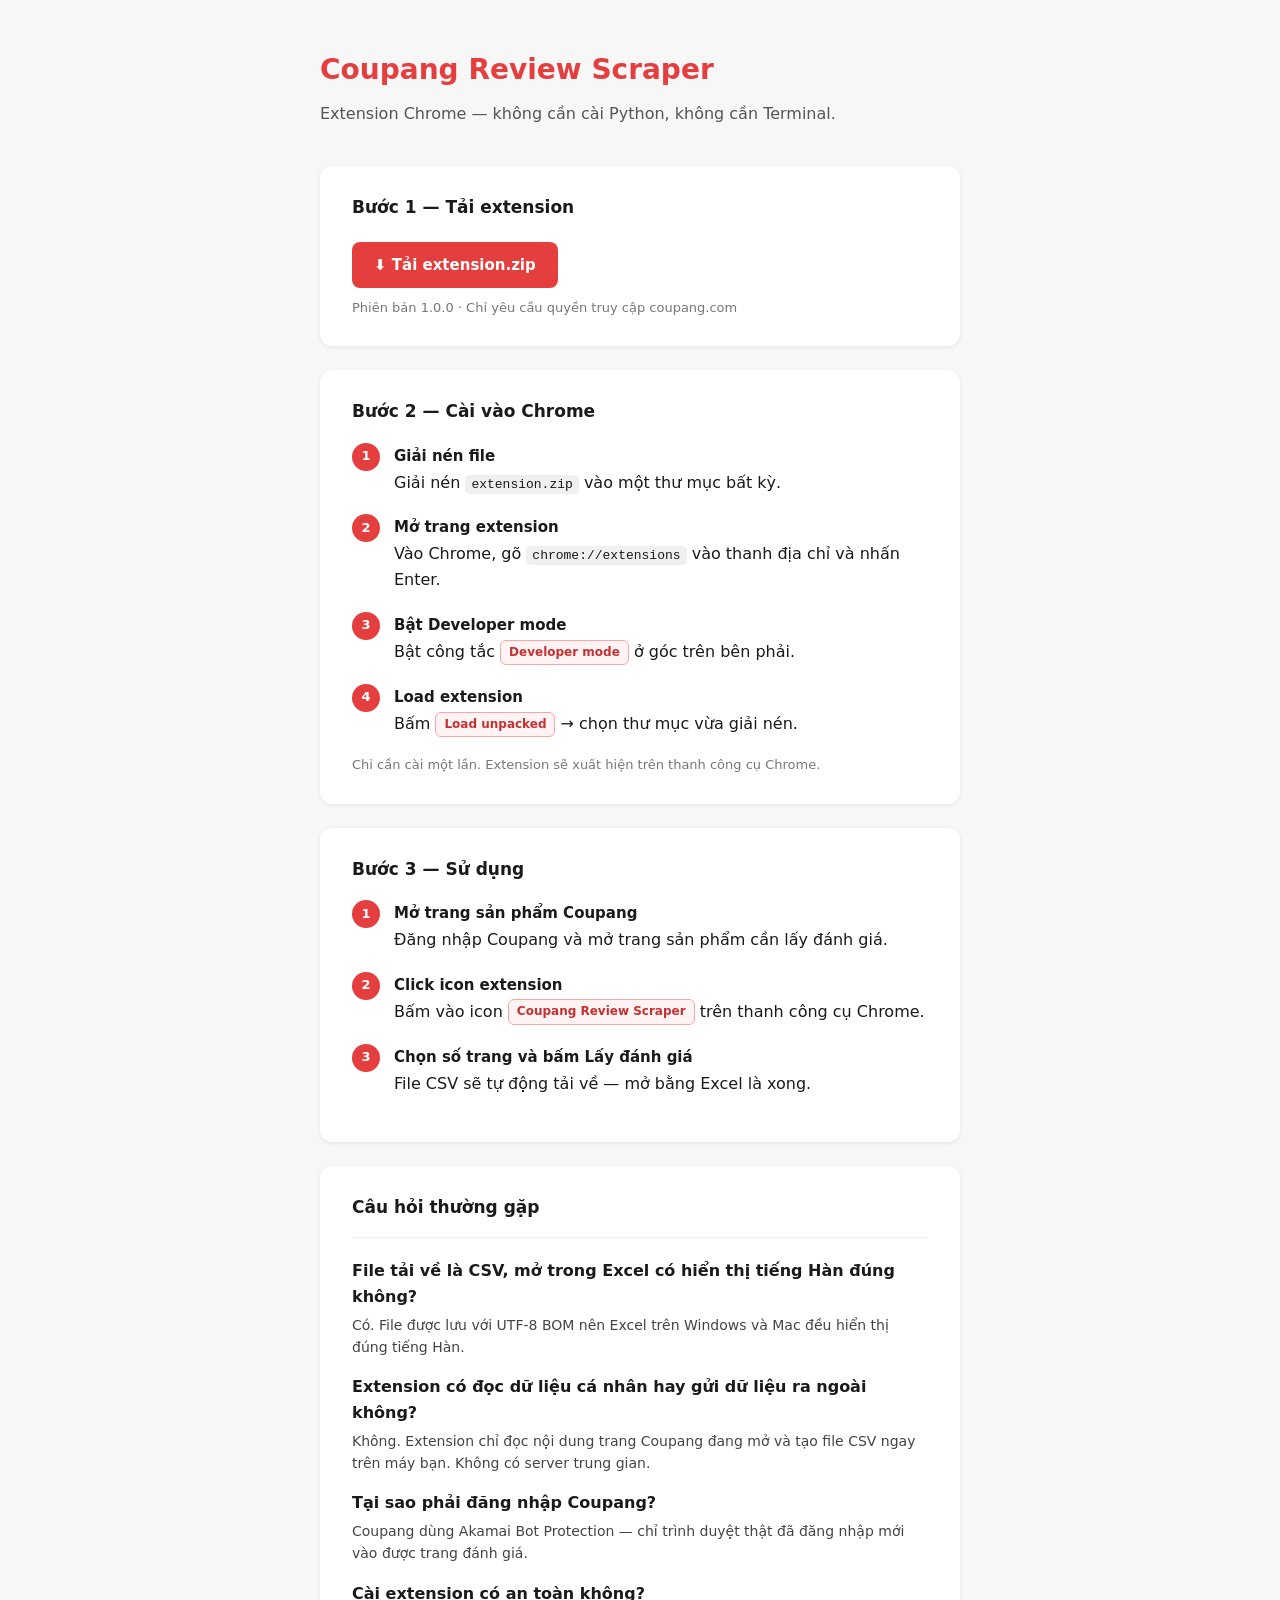
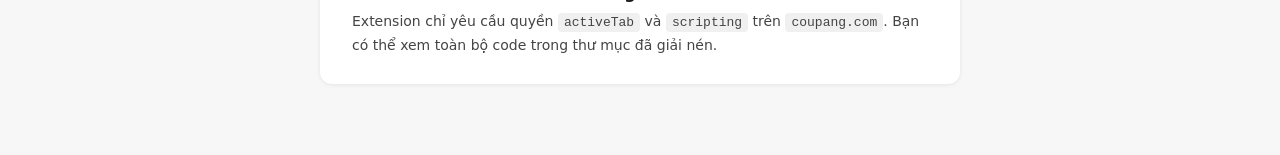
<file: index.html>
<!doctype html>
<html lang="vi">
<head>
  <meta charset="utf-8">
  <meta name="viewport" content="width=device-width, initial-scale=1">
  <title>Coupang Review Scraper</title>
  <style>
    *, *::before, *::after { box-sizing: border-box; margin: 0; padding: 0; }
    body { font-family: system-ui, -apple-system, sans-serif; background: #f7f7f7; color: #1a1a1a; line-height: 1.6; }
    .wrap { max-width: 680px; margin: 0 auto; padding: 48px 20px; }

    h1 { font-size: 28px; font-weight: 700; color: #e53e3e; margin-bottom: 8px; }
    .subtitle { font-size: 16px; color: #555; margin-bottom: 40px; }

    .card { background: white; border-radius: 12px; padding: 28px 32px; margin-bottom: 24px; box-shadow: 0 1px 4px rgba(0,0,0,.08); }
    .card h2 { font-size: 17px; font-weight: 600; margin-bottom: 16px; }

    .steps { counter-reset: step; list-style: none; }
    .steps li { counter-increment: step; display: flex; gap: 14px; margin-bottom: 18px; }
    .steps li::before {
      content: counter(step);
      flex-shrink: 0; width: 28px; height: 28px;
      background: #e53e3e; color: white; border-radius: 50%;
      display: flex; align-items: center; justify-content: center;
      font-size: 13px; font-weight: 700; margin-top: 1px;
    }
    .steps li p { margin-top: 2px; }
    .steps li strong { display: block; font-size: 15px; margin-bottom: 2px; }

    .badge {
      display: inline-block; background: #fff3f3; border: 1px solid #fca5a5;
      color: #c53030; border-radius: 6px; padding: 2px 8px;
      font-size: 12px; font-weight: 600; vertical-align: middle;
    }

    code {
      background: #f0f0f0; border-radius: 4px;
      padding: 2px 6px; font-size: 13px; font-family: monospace;
    }

    .download-btn {
      display: inline-flex; align-items: center; gap: 8px;
      background: #e53e3e; color: white; text-decoration: none;
      padding: 11px 22px; border-radius: 8px; font-size: 15px; font-weight: 600;
      margin-top: 4px; transition: background .15s;
    }
    .download-btn:hover { background: #c53030; }

    .note { font-size: 13px; color: #777; margin-top: 10px; }

    .faq dt { font-weight: 600; margin-top: 16px; }
    .faq dd { color: #444; margin-left: 0; margin-top: 4px; font-size: 14px; }

    hr { border: none; border-top: 1px solid #eee; margin: 4px 0 20px; }
  </style>
</head>
<body>
<div class="wrap">
  <h1>Coupang Review Scraper</h1>
  <p class="subtitle">Extension Chrome — không cần cài Python, không cần Terminal.</p>

  <!-- Download -->
  <div class="card">
    <h2>Bước 1 — Tải extension</h2>
    <a class="download-btn" href="extension.zip" download>
      ⬇ Tải extension.zip
    </a>
    <p class="note">Phiên bản 1.0.0 · Chỉ yêu cầu quyền truy cập coupang.com</p>
  </div>

  <!-- Install -->
  <div class="card">
    <h2>Bước 2 — Cài vào Chrome</h2>
    <ol class="steps">
      <li>
        <p>
          <strong>Giải nén file</strong>
          Giải nén <code>extension.zip</code> vào một thư mục bất kỳ.
        </p>
      </li>
      <li>
        <p>
          <strong>Mở trang extension</strong>
          Vào Chrome, gõ <code>chrome://extensions</code> vào thanh địa chỉ và nhấn Enter.
        </p>
      </li>
      <li>
        <p>
          <strong>Bật Developer mode</strong>
          Bật công tắc <span class="badge">Developer mode</span> ở góc trên bên phải.
        </p>
      </li>
      <li>
        <p>
          <strong>Load extension</strong>
          Bấm <span class="badge">Load unpacked</span> → chọn thư mục vừa giải nén.
        </p>
      </li>
    </ol>
    <p class="note">Chỉ cần cài một lần. Extension sẽ xuất hiện trên thanh công cụ Chrome.</p>
  </div>

  <!-- Use -->
  <div class="card">
    <h2>Bước 3 — Sử dụng</h2>
    <ol class="steps">
      <li>
        <p>
          <strong>Mở trang sản phẩm Coupang</strong>
          Đăng nhập Coupang và mở trang sản phẩm cần lấy đánh giá.
        </p>
      </li>
      <li>
        <p>
          <strong>Click icon extension</strong>
          Bấm vào icon <span class="badge">Coupang Review Scraper</span> trên thanh công cụ Chrome.
        </p>
      </li>
      <li>
        <p>
          <strong>Chọn số trang và bấm Lấy đánh giá</strong>
          File CSV sẽ tự động tải về — mở bằng Excel là xong.
        </p>
      </li>
    </ol>
  </div>

  <!-- FAQ -->
  <div class="card">
    <h2>Câu hỏi thường gặp</h2>
    <hr>
    <dl class="faq">
      <dt>File tải về là CSV, mở trong Excel có hiển thị tiếng Hàn đúng không?</dt>
      <dd>Có. File được lưu với UTF-8 BOM nên Excel trên Windows và Mac đều hiển thị đúng tiếng Hàn.</dd>

      <dt>Extension có đọc dữ liệu cá nhân hay gửi dữ liệu ra ngoài không?</dt>
      <dd>Không. Extension chỉ đọc nội dung trang Coupang đang mở và tạo file CSV ngay trên máy bạn. Không có server trung gian.</dd>

      <dt>Tại sao phải đăng nhập Coupang?</dt>
      <dd>Coupang dùng Akamai Bot Protection — chỉ trình duyệt thật đã đăng nhập mới vào được trang đánh giá.</dd>

      <dt>Cài extension có an toàn không?</dt>
      <dd>Extension chỉ yêu cầu quyền <code>activeTab</code> và <code>scripting</code> trên <code>coupang.com</code>. Bạn có thể xem toàn bộ code trong thư mục đã giải nén.</dd>
    </dl>
  </div>
</div>
</body>
</html>
</file>
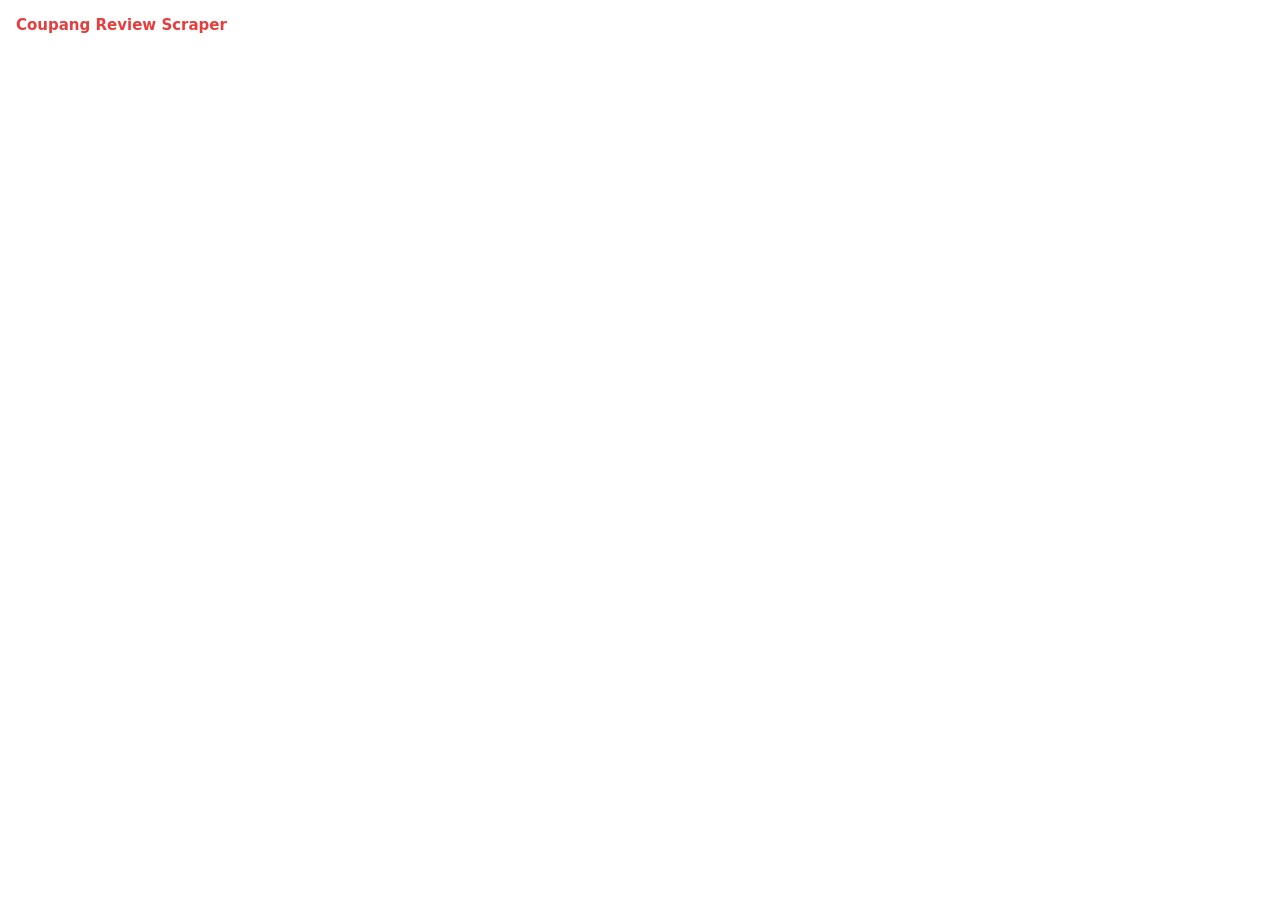
<file: extension/popup.html>
<!DOCTYPE html>
<html lang="vi">
<head>
<meta charset="UTF-8">
<style>
  * { box-sizing: border-box; margin: 0; padding: 0; }
  body { width: 300px; padding: 16px; font-family: system-ui, sans-serif; font-size: 14px; color: #1a1a1a; }
  h2 { font-size: 15px; font-weight: 600; margin-bottom: 14px; color: #e53e3e; }
  .warning { background: #fff3cd; border: 1px solid #ffc107; border-radius: 6px; padding: 10px 12px; font-size: 13px; line-height: 1.5; }
  label { display: block; margin-bottom: 4px; font-size: 13px; color: #444; }
  input[type=number] { width: 100%; padding: 7px 10px; border: 1px solid #ccc; border-radius: 6px; font-size: 14px; }
  input[type=number]:focus { outline: none; border-color: #e53e3e; }
  .btn-row { display: flex; gap: 8px; margin-top: 12px; }
  .btn-row button {
    flex: 1; padding: 9px; border: none; border-radius: 6px;
    font-size: 14px; font-weight: 500; cursor: pointer; transition: background .15s;
  }
  #scrapeAllBtn { background: #e53e3e; color: white; }
  #scrapeAllBtn:hover:not(:disabled) { background: #c53030; }
  #scrapeBtn { background: #f0f0f0; color: #333; }
  #scrapeBtn:hover:not(:disabled) { background: #e0e0e0; }
  .btn-row button:disabled { opacity: 0.5; cursor: default; }
  #status { margin-top: 10px; font-size: 13px; min-height: 18px; line-height: 1.5; }
  #status.loading { color: #555; }
  #status.error   { color: #c53030; }
  #status.success { color: #276749; }
  .note { margin-top: 8px; font-size: 11px; color: #888; }
</style>
</head>
<body>
  <h2>Coupang Review Scraper</h2>

  <div id="notOnCoupang" class="warning" hidden>
    Hãy mở trang <strong>sản phẩm Coupang</strong> trước, rồi click lại icon extension.
  </div>

  <div id="main" hidden>
    <label for="pages">Số trang cần lấy</label>
    <input type="number" id="pages" placeholder="Để trống = tất cả trang" min="1">
    <div class="btn-row">
      <button id="scrapeAllBtn">Lấy tất cả</button>
      <button id="scrapeBtn">Lấy X trang</button>
    </div>
    <div id="status"></div>
    <p class="note">Giữ popup mở trong khi đang lấy dữ liệu.</p>
  </div>

  <script src="popup.js"></script>
</body>
</html>
</file>
